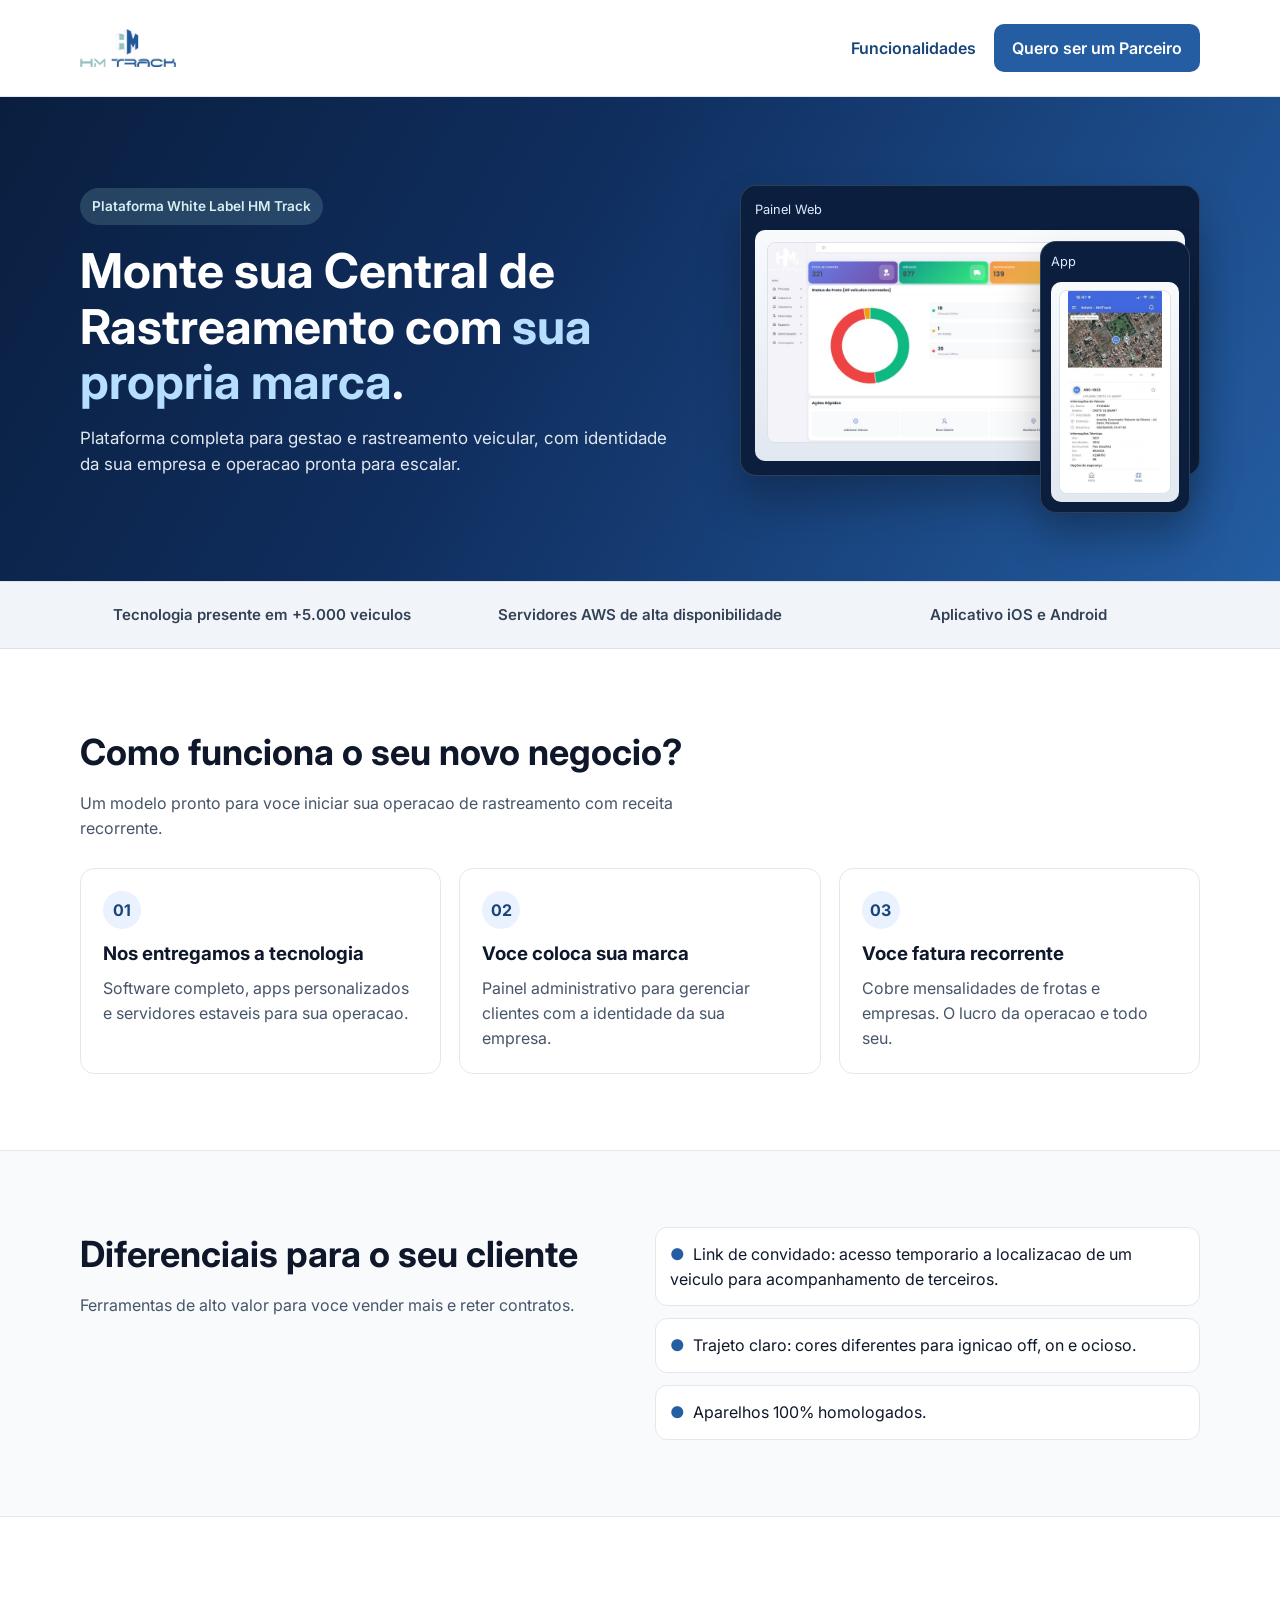
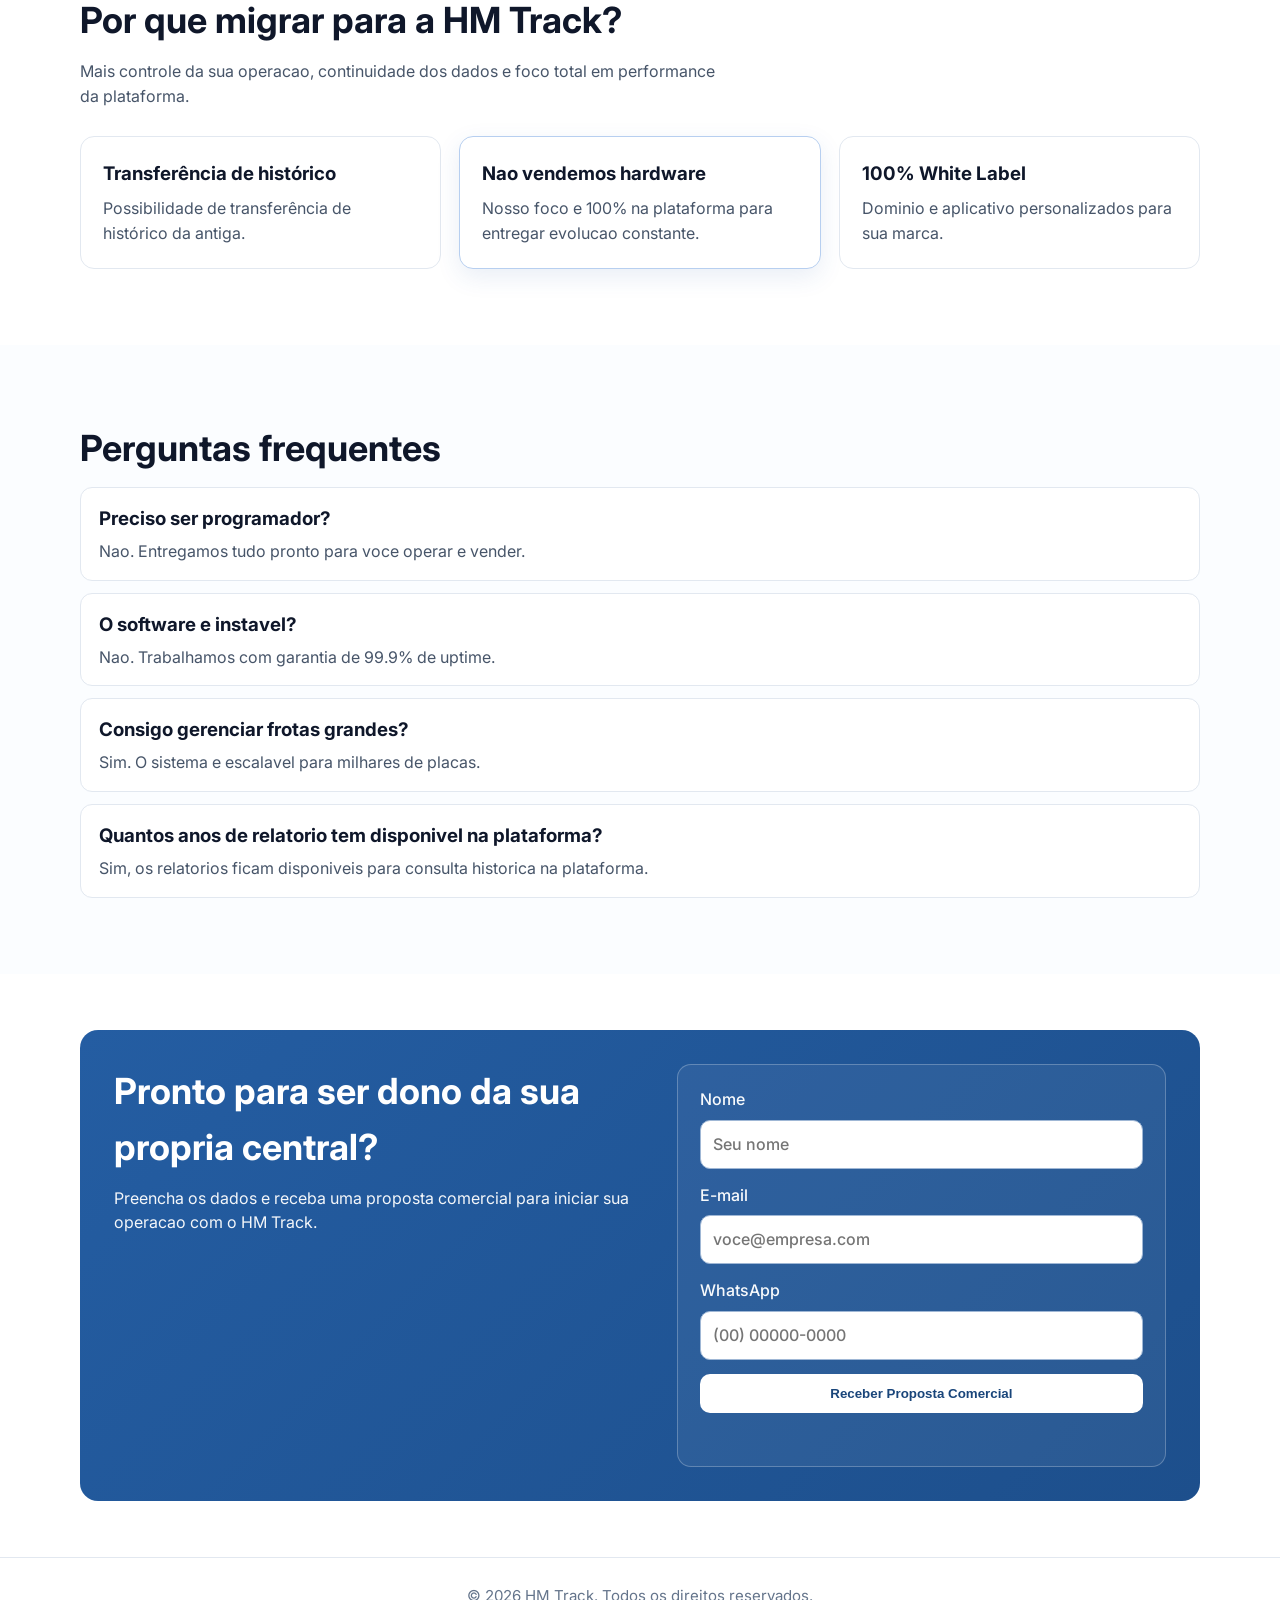
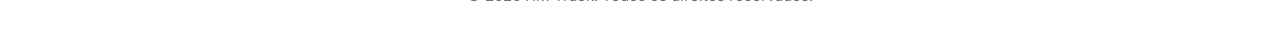
<file: index.html>
<!DOCTYPE html>
<html lang="pt-BR">
  <head>
    <meta charset="UTF-8" />
    <meta name="viewport" content="width=device-width, initial-scale=1.0" />
    <title>HM Track White Label</title>
    <meta
      name="description"
      content="Monte sua central de rastreamento com sua propria marca usando o HM Track."
    />
    <link rel="preconnect" href="https://fonts.googleapis.com" />
    <link rel="preconnect" href="https://fonts.gstatic.com" crossorigin />
    <link
      href="https://fonts.googleapis.com/css2?family=Inter:wght@400;500;600;700;800&display=swap"
      rel="stylesheet"
    />
    <link rel="stylesheet" href="./styles.css" />
  </head>
  <body>
    <header class="header">
      <div class="container nav">
        <a href="#inicio" class="brand" aria-label="HM Track">
          <img src="./assets/logo-hmtrack.png" alt="Logo HM Track" class="brand-logo" />
        </a>
        <div class="nav-cta">
          <a class="nav-link" href="./funcionalidades.html">Funcionalidades</a>
          <a class="btn btn-primary" href="#contato">Quero ser um Parceiro</a>
        </div>
      </div>
    </header>

    <main id="inicio">
      <section class="hero">
        <div class="container hero-grid">
          <div class="hero-copy">
            <p class="tag">Plataforma White Label HM Track</p>
            <h1>
              Monte sua Central de Rastreamento com
              <span>sua propria marca</span>.
            </h1>
            <p class="subtitle">
              Plataforma completa para gestao e rastreamento veicular, com
              identidade da sua empresa e operacao pronta para escalar.
            </p>
          </div>
          <div class="hero-mockup" aria-label="Mockup do sistema HM Track">
            <div class="mockup-laptop">
              <span class="mockup-title">Painel Web</span>
              <div class="mockup-screen">
                <img src="./assets/hero-web.png" alt="Imagem da plataforma web HM Track" class="mockup-image" />
              </div>
            </div>
            <div class="mockup-phone">
              <span class="mockup-title">App</span>
              <div class="mockup-screen phone">
                <img src="./assets/hero-app.png" alt="Imagem do aplicativo HM Track" class="mockup-image" />
              </div>
            </div>
          </div>
        </div>
      </section>

      <section class="trust">
        <div class="container trust-bar">
          <p>Tecnologia presente em +5.000 veiculos</p>
          <p>Servidores AWS de alta disponibilidade</p>
          <p>Aplicativo iOS e Android</p>
        </div>
      </section>

      <section id="parceiro" class="section">
        <div class="container">
          <h2>Como funciona o seu novo negocio?</h2>
          <p class="section-subtitle">
            Um modelo pronto para voce iniciar sua operacao de rastreamento com
            receita recorrente.
          </p>
          <div class="cards cards-numbered">
            <article class="card">
              <span class="step">01</span>
              <h3>Nos entregamos a tecnologia</h3>
              <p>
                Software completo, apps personalizados e servidores estaveis para
                sua operacao.
              </p>
            </article>
            <article class="card">
              <span class="step">02</span>
              <h3>Voce coloca sua marca</h3>
              <p>
                Painel administrativo para gerenciar clientes com a identidade da
                sua empresa.
              </p>
            </article>
            <article class="card">
              <span class="step">03</span>
              <h3>Voce fatura recorrente</h3>
              <p>
                Cobre mensalidades de frotas e empresas. O lucro da operacao e
                todo seu.
              </p>
            </article>
          </div>
        </div>
      </section>

      <section id="funcionalidades" class="section section-alt">
        <div class="container resources-grid">
          <div>
            <h2>Diferenciais para o seu cliente</h2>
            <p class="section-subtitle">
              Ferramentas de alto valor para voce vender mais e reter contratos.
            </p>
          </div>
          <ul class="resource-list">
            <li>Link de convidado: acesso temporario a localizacao de um veiculo para acompanhamento de terceiros.</li>
            <li>Trajeto claro: cores diferentes para ignicao off, on e ocioso.</li>
            <li>Aparelhos 100% homologados.</li>
          </ul>
        </div>
      </section>

      <section class="section">
        <div class="container">
          <h2>Por que migrar para a HM Track?</h2>
          <p class="section-subtitle">
            Mais controle da sua operacao, continuidade dos dados e foco total em
            performance da plataforma.
          </p>
          <div class="cards">
            <article class="card">
              <h3>Transferência de histórico</h3>
              <p>Possibilidade de transferência de histórico da antiga.</p>
            </article>
            <article class="card card-highlight">
              <h3>Nao vendemos hardware</h3>
              <p>Nosso foco e 100% na plataforma para entregar evolucao constante.</p>
            </article>
            <article class="card">
              <h3>100% White Label</h3>
              <p>Dominio e aplicativo personalizados para sua marca.</p>
            </article>
          </div>
        </div>
      </section>

      <section class="section faq">
        <div class="container">
          <h2>Perguntas frequentes</h2>
          <div class="faq-list">
            <article class="faq-item">
              <h3>Preciso ser programador?</h3>
              <p>Nao. Entregamos tudo pronto para voce operar e vender.</p>
            </article>
            <article class="faq-item">
              <h3>O software e instavel?</h3>
              <p>Nao. Trabalhamos com garantia de 99.9% de uptime.</p>
            </article>
            <article class="faq-item">
              <h3>Consigo gerenciar frotas grandes?</h3>
              <p>Sim. O sistema e escalavel para milhares de placas.</p>
            </article>
            <article class="faq-item">
              <h3>Quantos anos de relatorio tem disponivel na plataforma?</h3>
              <p>Sim, os relatorios ficam disponiveis para consulta historica na plataforma.</p>
            </article>
          </div>
        </div>
      </section>

      <section class="section cta">
        <div class="container cta-box" id="contato">
          <div>
            <h2>Pronto para ser dono da sua propria central?</h2>
            <p>
              Preencha os dados e receba uma proposta comercial para iniciar sua
              operacao com o HM Track.
            </p>
          </div>
          <form class="contact-form" id="leadForm">
            <label>
              Nome
              <input type="text" name="nome" placeholder="Seu nome" required />
            </label>
            <label for="email">
              E-mail
              <input
                id="email"
                type="email"
                name="email"
                placeholder="voce@empresa.com"
                required
              />
            </label>
            <label>
              WhatsApp
              <input
                type="tel"
                name="whatsapp"
                placeholder="(00) 00000-0000"
                required
              />
            </label>
            <button type="submit" class="btn btn-primary">
              Receber Proposta Comercial
            </button>
            <p class="form-feedback" id="formFeedback" aria-live="polite"></p>
          </form>
        </div>
      </section>
    </main>

    <footer class="footer">
      <div class="container">
        <p>© <span id="year"></span> HM Track. Todos os direitos reservados.</p>
      </div>
    </footer>

    <script src="./script.js"></script>
  </body>
</html>
</file>
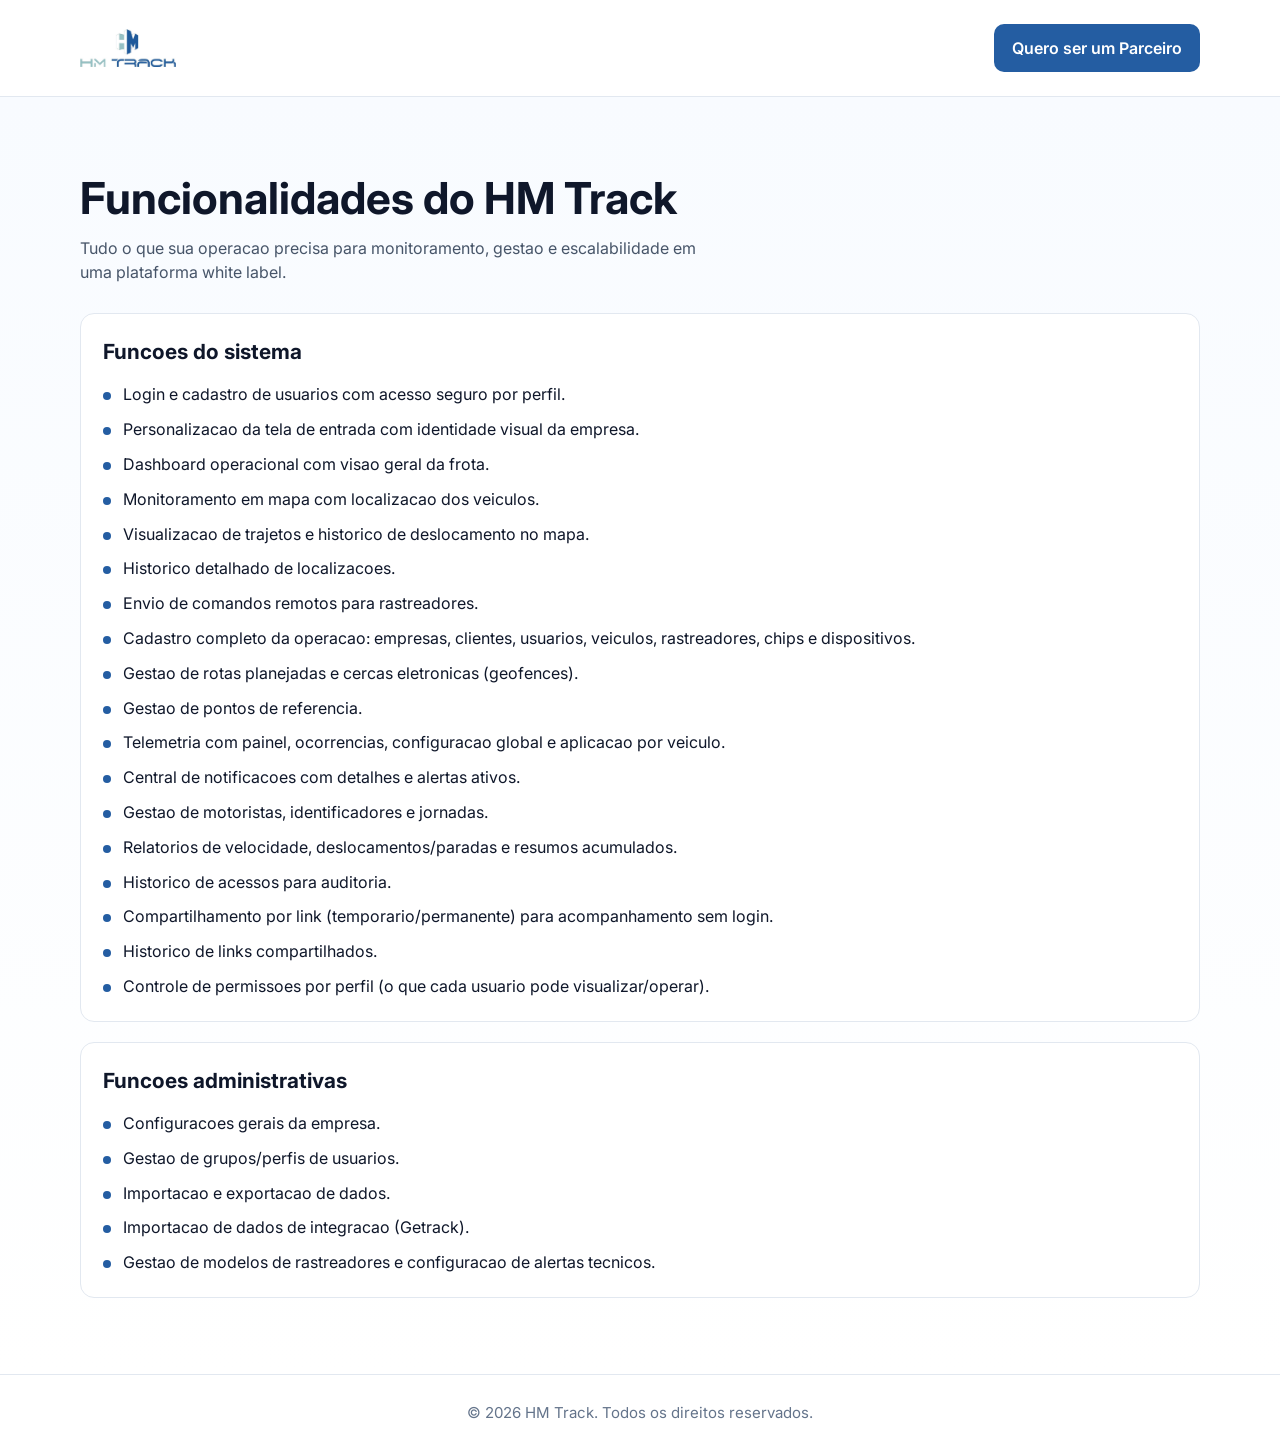
<file: funcionalidades.html>
<!DOCTYPE html>
<html lang="pt-BR">
  <head>
    <meta charset="UTF-8" />
    <meta name="viewport" content="width=device-width, initial-scale=1.0" />
    <title>Funcionalidades | HM Track White Label</title>
    <meta
      name="description"
      content="Conheca todas as funcionalidades da plataforma HM Track para operacao de rastreamento."
    />
    <link rel="preconnect" href="https://fonts.googleapis.com" />
    <link rel="preconnect" href="https://fonts.gstatic.com" crossorigin />
    <link
      href="https://fonts.googleapis.com/css2?family=Inter:wght@400;500;600;700;800&display=swap"
      rel="stylesheet"
    />
    <link rel="stylesheet" href="./styles.css" />
  </head>
  <body>
    <header class="header">
      <div class="container nav">
        <a href="./index.html#inicio" class="brand" aria-label="HM Track">
          <img src="./assets/logo-hmtrack.png" alt="Logo HM Track" class="brand-logo" />
        </a>
        <div class="nav-cta">
          <a class="btn btn-primary" href="./index.html#contato">Quero ser um Parceiro</a>
        </div>
      </div>
    </header>

    <main class="features-page">
      <section class="container">
        <h1>Funcionalidades do HM Track</h1>
        <p class="section-subtitle">
          Tudo o que sua operacao precisa para monitoramento, gestao e escalabilidade
          em uma plataforma white label.
        </p>

        <div class="feature-groups">
          <article class="feature-group">
            <h2>Funcoes do sistema</h2>
            <ul class="feature-list">
              <li>Login e cadastro de usuarios com acesso seguro por perfil.</li>
              <li>Personalizacao da tela de entrada com identidade visual da empresa.</li>
              <li>Dashboard operacional com visao geral da frota.</li>
              <li>Monitoramento em mapa com localizacao dos veiculos.</li>
              <li>Visualizacao de trajetos e historico de deslocamento no mapa.</li>
              <li>Historico detalhado de localizacoes.</li>
              <li>Envio de comandos remotos para rastreadores.</li>
              <li>
                Cadastro completo da operacao: empresas, clientes, usuarios, veiculos,
                rastreadores, chips e dispositivos.
              </li>
              <li>Gestao de rotas planejadas e cercas eletronicas (geofences).</li>
              <li>Gestao de pontos de referencia.</li>
              <li>
                Telemetria com painel, ocorrencias, configuracao global e aplicacao
                por veiculo.
              </li>
              <li>Central de notificacoes com detalhes e alertas ativos.</li>
              <li>Gestao de motoristas, identificadores e jornadas.</li>
              <li>
                Relatorios de velocidade, deslocamentos/paradas e resumos acumulados.
              </li>
              <li>Historico de acessos para auditoria.</li>
              <li>
                Compartilhamento por link (temporario/permanente) para acompanhamento
                sem login.
              </li>
              <li>Historico de links compartilhados.</li>
              <li>
                Controle de permissoes por perfil (o que cada usuario pode
                visualizar/operar).
              </li>
            </ul>
          </article>

          <article class="feature-group">
            <h2>Funcoes administrativas</h2>
            <ul class="feature-list">
              <li>Configuracoes gerais da empresa.</li>
              <li>Gestao de grupos/perfis de usuarios.</li>
              <li>Importacao e exportacao de dados.</li>
              <li>Importacao de dados de integracao (Getrack).</li>
              <li>
                Gestao de modelos de rastreadores e configuracao de alertas tecnicos.
              </li>
            </ul>
          </article>
        </div>
      </section>
    </main>

    <footer class="footer">
      <div class="container">
        <p>© <span id="year"></span> HM Track. Todos os direitos reservados.</p>
      </div>
    </footer>

    <script src="./script.js"></script>
  </body>
</html>
</file>
<file: styles.css>
:root {
  --primary: #245da2;
  --primary-dark: #19457a;
  --accent: #93c5ce;
  --ink: #0f172a;
  --muted: #475569;
  --bg: #f8fafc;
  --white: #ffffff;
  --line: #e2e8f0;
}

* {
  box-sizing: border-box;
  margin: 0;
  padding: 0;
}

html {
  scroll-behavior: smooth;
}

body {
  font-family: "Inter", sans-serif;
  color: var(--ink);
  background: var(--white);
  line-height: 1.55;
}

.container {
  width: min(1120px, 92%);
  margin: 0 auto;
}

.header {
  position: sticky;
  top: 0;
  z-index: 20;
  background: rgba(255, 255, 255, 0.96);
  border-bottom: 1px solid var(--line);
  backdrop-filter: blur(8px);
}

.nav {
  display: flex;
  align-items: center;
  justify-content: space-between;
  min-height: 76px;
  gap: 20px;
}

.nav-cta {
  display: flex;
  align-items: center;
  gap: 18px;
}

.nav-link {
  color: var(--primary-dark);
  text-decoration: none;
  font-weight: 600;
  transition: color 0.2s ease;
}

.nav-link:hover {
  color: var(--primary);
}

.brand {
  display: flex;
  align-items: center;
  gap: 10px;
  text-decoration: none;
  color: inherit;
}

.brand-logo {
  width: 96px;
  height: 96px;
  object-fit: contain;
}

.brand-text {
  display: flex;
  flex-direction: column;
  line-height: 1.1;
}

.brand-text strong {
  color: var(--primary);
}

.brand-text small {
  color: var(--muted);
}

.menu {
  display: flex;
  gap: 22px;
}

.menu a {
  text-decoration: none;
  color: var(--muted);
  font-weight: 500;
}

.menu a:hover {
  color: var(--primary);
}

.btn {
  display: inline-flex;
  align-items: center;
  justify-content: center;
  gap: 8px;
  text-decoration: none;
  border: none;
  border-radius: 10px;
  padding: 12px 18px;
  font-weight: 600;
  cursor: pointer;
  transition: 0.2s ease;
}

.btn-primary {
  background: var(--primary);
  color: var(--white);
}

.btn-primary:hover {
  background: var(--primary-dark);
}

.btn-ghost {
  border: 1px solid var(--line);
  color: var(--ink);
  background: var(--white);
}

.btn-ghost:hover {
  border-color: var(--primary);
  color: var(--primary);
}

.btn-large {
  padding: 14px 24px;
  font-size: 1.05rem;
}

.hero {
  background: linear-gradient(120deg, #0a1f3f 0%, #0f2d5d 40%, #245da2 100%);
  color: var(--white);
  padding: 88px 0 76px;
}

.hero-grid {
  display: grid;
  grid-template-columns: 1.1fr 0.9fr;
  gap: 40px;
  align-items: center;
}

.tag {
  width: fit-content;
  background: rgba(147, 197, 206, 0.2);
  color: #d6eff2;
  padding: 8px 12px;
  border-radius: 999px;
  font-size: 0.85rem;
  font-weight: 600;
  margin-bottom: 18px;
}

h1 {
  font-size: clamp(2rem, 4vw, 3rem);
  line-height: 1.15;
  margin-bottom: 16px;
}

h1 span {
  color: #b6deff;
}

.subtitle,
.section-subtitle {
  color: var(--muted);
  max-width: 64ch;
}

.subtitle {
  font-size: 1.06rem;
  margin-bottom: 24px;
  color: #e2e8f0;
}

.hero-copy {
  max-width: 62ch;
}

.proof-list {
  list-style: none;
  display: grid;
  gap: 8px;
}

.proof-list li::before {
  content: "✓";
  color: var(--primary);
  font-weight: 700;
  margin-right: 8px;
}

.hero-mockup {
  position: relative;
  min-height: 320px;
}

.mockup-laptop,
.mockup-phone {
  background: #0b1e3d;
  border: 1px solid rgba(255, 255, 255, 0.14);
  border-radius: 16px;
  padding: 14px;
  box-shadow: 0 25px 40px rgba(0, 0, 0, 0.25);
}

.mockup-laptop {
  width: 100%;
  max-width: 460px;
  margin-left: auto;
}

.mockup-phone {
  width: 150px;
  position: absolute;
  right: 10px;
  bottom: -8px;
  padding: 10px;
}

.mockup-title {
  display: block;
  color: #dbeafe;
  font-size: 0.8rem;
  margin-bottom: 10px;
}

.mockup-screen {
  background: linear-gradient(180deg, #f8fafc, #e2e8f0);
  border-radius: 10px;
  min-height: 170px;
  padding: 12px;
}

.mockup-screen.phone {
  height: 220px;
  min-height: 0;
  overflow: hidden;
  padding: 8px;
}

.mockup-image {
  width: 100%;
  height: 100%;
  min-height: 126px;
  border-radius: 8px;
  object-fit: cover;
  border: 1px solid #dbe2ea;
}

.mockup-screen.phone .mockup-image {
  object-fit: contain;
  background: #ffffff;
}

.trust {
  background: #f1f5f9;
  border-top: 1px solid #dbe2ea;
  border-bottom: 1px solid #dbe2ea;
}

.trust-bar {
  min-height: 66px;
  display: grid;
  grid-template-columns: repeat(3, minmax(0, 1fr));
  gap: 14px;
  align-items: center;
}

.trust-bar p {
  text-align: center;
  color: #334155;
  font-weight: 600;
  font-size: 0.94rem;
}

.section {
  padding: 76px 0;
}

.section h2 {
  font-size: clamp(1.6rem, 3vw, 2.25rem);
  margin-bottom: 10px;
}

.section-subtitle {
  margin-bottom: 28px;
}

.cards {
  display: grid;
  grid-template-columns: repeat(3, minmax(0, 1fr));
  gap: 18px;
}

.card {
  border: 1px solid var(--line);
  border-radius: 14px;
  padding: 22px;
  background: #fff;
}

.card h3 {
  margin-bottom: 8px;
}

.card p {
  color: var(--muted);
}

.cards-numbered .card {
  position: relative;
}

.step {
  display: inline-grid;
  place-items: center;
  width: 38px;
  height: 38px;
  border-radius: 50%;
  background: #eaf2ff;
  color: var(--primary-dark);
  font-weight: 700;
  margin-bottom: 10px;
}

.card-highlight {
  border-color: #b7cff0;
  box-shadow: 0 8px 24px rgba(36, 93, 162, 0.1);
}

.section-alt {
  background: var(--bg);
  border-top: 1px solid var(--line);
  border-bottom: 1px solid var(--line);
}

.resources-grid {
  display: grid;
  grid-template-columns: 1fr 1fr;
  gap: 30px;
  align-items: start;
}

.resource-list {
  list-style: none;
  display: grid;
  gap: 12px;
}

.resource-list li {
  background: #fff;
  border: 1px solid var(--line);
  border-radius: 12px;
  padding: 14px;
  color: var(--ink);
}

.resource-list li::before {
  content: "●";
  color: var(--primary);
  margin-right: 8px;
}

.faq {
  background: #fbfdff;
}

.faq-list {
  display: grid;
  gap: 12px;
}

.faq-item {
  border: 1px solid var(--line);
  border-radius: 12px;
  padding: 16px 18px;
  background: #fff;
}

.faq-item h3 {
  margin-bottom: 6px;
}

.faq-item p {
  color: var(--muted);
}

.cta {
  padding-top: 56px;
  padding-bottom: 56px;
}

.cta-box {
  background: linear-gradient(135deg, #245da2, #1d4f8c);
  border-radius: 18px;
  color: var(--white);
  padding: 34px;
  display: grid;
  grid-template-columns: 1.05fr 0.95fr;
  align-items: start;
  gap: 22px;
}

.cta-box p {
  opacity: 0.95;
}

.cta-box .btn-primary {
  background: var(--white);
  color: var(--primary-dark);
}

.cta-box .btn-primary:hover {
  background: #f2f6ff;
}

.contact-form {
  border: 1px solid rgba(255, 255, 255, 0.25);
  border-radius: 14px;
  padding: 22px;
  display: grid;
  gap: 14px;
  background: rgba(255, 255, 255, 0.06);
}

.contact-form label {
  display: grid;
  gap: 8px;
  font-weight: 500;
  color: #f8fafc;
}

.contact-form input {
  border: 1px solid #9fb7d5;
  border-radius: 10px;
  padding: 11px 12px;
  font: inherit;
  color: #0f172a;
  background: #fff;
}

.contact-form input:focus {
  outline: 2px solid rgba(220, 233, 255, 0.45);
  border-color: #dbeafe;
}

.form-feedback {
  min-height: 1.2em;
  color: #ccfbf1;
  font-size: 0.92rem;
}

.footer {
  border-top: 1px solid var(--line);
  padding: 26px 0;
  color: #64748b;
  text-align: center;
  font-size: 0.94rem;
}

.features-page {
  padding: 76px 0;
  background: linear-gradient(180deg, #f8fbff 0%, #ffffff 100%);
}

.features-page h1 {
  font-size: clamp(2rem, 4vw, 2.75rem);
  margin-bottom: 12px;
}

.features-page .section-subtitle {
  margin-bottom: 28px;
}

.feature-groups {
  display: grid;
  gap: 20px;
}

.feature-group {
  background: #fff;
  border: 1px solid var(--line);
  border-radius: 14px;
  padding: 22px;
}

.feature-group h2 {
  margin-bottom: 14px;
  font-size: 1.3rem;
}

.feature-list {
  list-style: none;
  display: grid;
  gap: 10px;
}

.feature-list li {
  color: var(--ink);
  padding-left: 20px;
  position: relative;
}

.feature-list li::before {
  content: "";
  width: 8px;
  height: 8px;
  border-radius: 50%;
  background: var(--primary);
  position: absolute;
  left: 0;
  top: 10px;
}

@media (max-width: 980px) {
  .menu {
    display: none;
  }

  .hero-grid,
  .cards,
  .resources-grid,
  .cta-box,
  .trust-bar {
    grid-template-columns: 1fr;
  }

  .trust-bar p {
    text-align: left;
    padding: 8px 0;
  }

  .mockup-phone {
    position: relative;
    width: 62%;
    right: 0;
    bottom: 0;
    margin: 12px 0 0 auto;
  }
}

@media (max-width: 560px) {
  .nav {
    min-height: 68px;
  }

  .nav-cta {
    width: 100%;
    flex-direction: column;
    align-items: stretch;
    gap: 10px;
  }

  .nav-link {
    text-align: center;
  }

  .btn {
    width: 100%;
  }

  .hero {
    padding-top: 56px;
  }

  .mockup-phone {
    width: 80%;
  }
}
</file>
